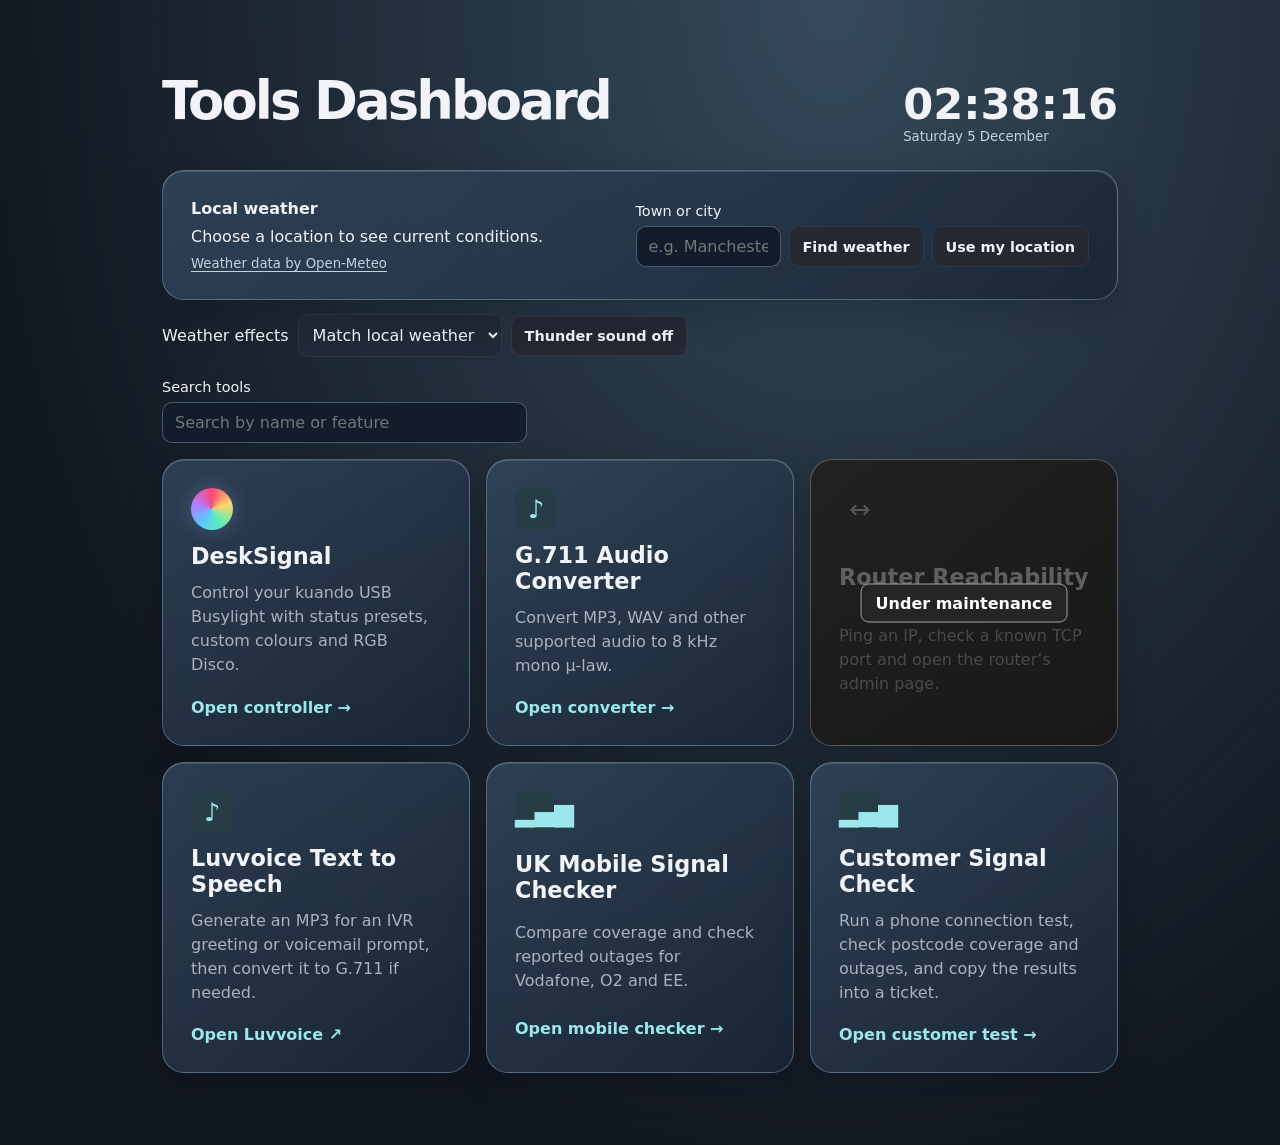
<file: index.html>
<!doctype html>
<html lang="en">
<head>
  <meta charset="utf-8">
  <meta name="viewport" content="width=device-width, initial-scale=1">
  <title>Tools Dashboard</title>
  <link rel="stylesheet" href="./style.css?v=storm-1">
  <script type="module" src="./dashboard.mjs?v=storm-1"></script>
  <style>
    .tool-card--maintenance { position: relative; isolation: isolate; cursor: default; overflow: hidden; }
    .weather-dashboard .tool-card--maintenance { filter: grayscale(1); border-color: #83889370; }
    .weather-dashboard .tool-card--maintenance:hover { border-color: #83889370; }
    .tool-card--maintenance::before {
      content: "";
      position: absolute;
      inset: 0;
      z-index: 1;
      background: #101216a6;
    }
    .tool-maintenance-label {
      position: absolute;
      z-index: 2;
      inset: 50% auto auto 50%;
      transform: translate(-50%, -50%);
      width: max-content;
      max-width: calc(100% - 24px);
      padding: 9px 14px;
      border: 1px solid #9ca3af;
      border-radius: 8px;
      background: #22252b;
      color: #fff;
      font-weight: 650;
      text-align: center;
    }
  </style>
</head>
<body class="weather-dashboard">
  <div id="weather-effect" aria-hidden="true"><span id="weather-bolt"></span></div>
  <main>
    <header class="dashboard-header">
      <h1>Tools Dashboard</h1>
      <div class="dashboard-clock"><time id="clock"></time><p id="clock-date" class="caption"></p></div>
    </header>
    <section class="panel weather-panel" aria-labelledby="weather-title">
      <div class="weather-content">
        <h2 id="weather-title">Local weather</h2>
        <p id="weather-status" class="weather-status" role="status">Choose a location to see current conditions.</p>
        <p class="caption"><a href="https://open-meteo.com/">Weather data by Open-Meteo</a></p>
      </div>
      <form id="weather-form" class="weather-form">
        <label for="weather-town">Town or city</label>
        <div class="weather-actions">
          <input id="weather-town" type="text" placeholder="e.g. Manchester" autocomplete="off" maxlength="80">
          <button id="weather-find" type="submit">Find weather</button>
          <button id="weather-locate" type="button">Use my location</button>
        </div>
      </form>
    </section>
    <div class="weather-controls" aria-label="Weather effects">
      <label for="weather-preview">Weather effects</label>
      <select id="weather-preview">
        <option value="">Match local weather</option>
        <option value="heavy-rain">Heavy rain</option>
        <option value="storm">Thunderstorm</option>
        <option value="blizzard">Blizzard</option>
        <option value="off">Off</option>
      </select>
      <button id="weather-sound" type="button" aria-pressed="false">Thunder sound off</button>
    </div>
    <div class="dashboard-search">
      <label for="tool-search">Search tools</label>
      <input id="tool-search" type="search" placeholder="Search by name or feature">
    </div>
    <p id="search-empty" class="message" role="status" hidden>No matching tools.</p>
    <section class="tool-grid" aria-label="Available tools">
      <a class="panel tool-card" href="./desk-signal.html">
        <span class="tool-light" aria-hidden="true"></span>
        <h2>DeskSignal</h2>
        <p>Control your kuando USB Busylight with status presets, custom colours and RGB Disco.</p>
        <span class="tool-action">Open controller <span aria-hidden="true">→</span></span>
      </a>
      <a class="panel tool-card" href="./audio-converter.html">
        <span class="tool-audio" aria-hidden="true">♪</span>
        <h2>G.711 Audio Converter</h2>
        <p>Convert MP3, WAV and other supported audio to 8 kHz mono μ-law.</p>
        <span class="tool-action">Open converter <span aria-hidden="true">→</span></span>
      </a>
      <article class="panel tool-card tool-card--maintenance">
        <span class="tool-audio" aria-hidden="true">↔</span>
        <h2>Router Reachability</h2>
        <p>Ping an IP, check a known TCP port and open the router’s admin page.</p>
        <span class="tool-maintenance-label">Under maintenance</span>
      </article>
      <a class="panel tool-card" href="https://luvvoice.com/" target="_blank" rel="noopener noreferrer">
        <span class="tool-audio" aria-hidden="true">♪</span>
        <h2>Luvvoice Text to Speech</h2>
        <p>Generate an MP3 for an IVR greeting or voicemail prompt, then convert it to G.711 if needed.</p>
        <span class="tool-action">Open Luvvoice <span aria-hidden="true">↗</span></span>
      </a>
      <a class="panel tool-card" href="./mobile-signal.html">
        <span class="tool-audio" aria-hidden="true">▂▄▆</span>
        <h2>UK Mobile Signal Checker</h2>
        <p>Compare coverage and check reported outages for Vodafone, O2 and EE.</p>
        <span class="tool-action">Open mobile checker <span aria-hidden="true">→</span></span>
      </a>
      <a class="panel tool-card" href="./customer-signal.html">
        <span class="tool-audio" aria-hidden="true">▂▄▆</span>
        <h2>Customer Signal Check</h2>
        <p>Run a phone connection test, check postcode coverage and outages, and copy the results into a ticket.</p>
        <span class="tool-action">Open customer test <span aria-hidden="true">→</span></span>
      </a>
    </section>
  </main>
</body>
</html>
</file>
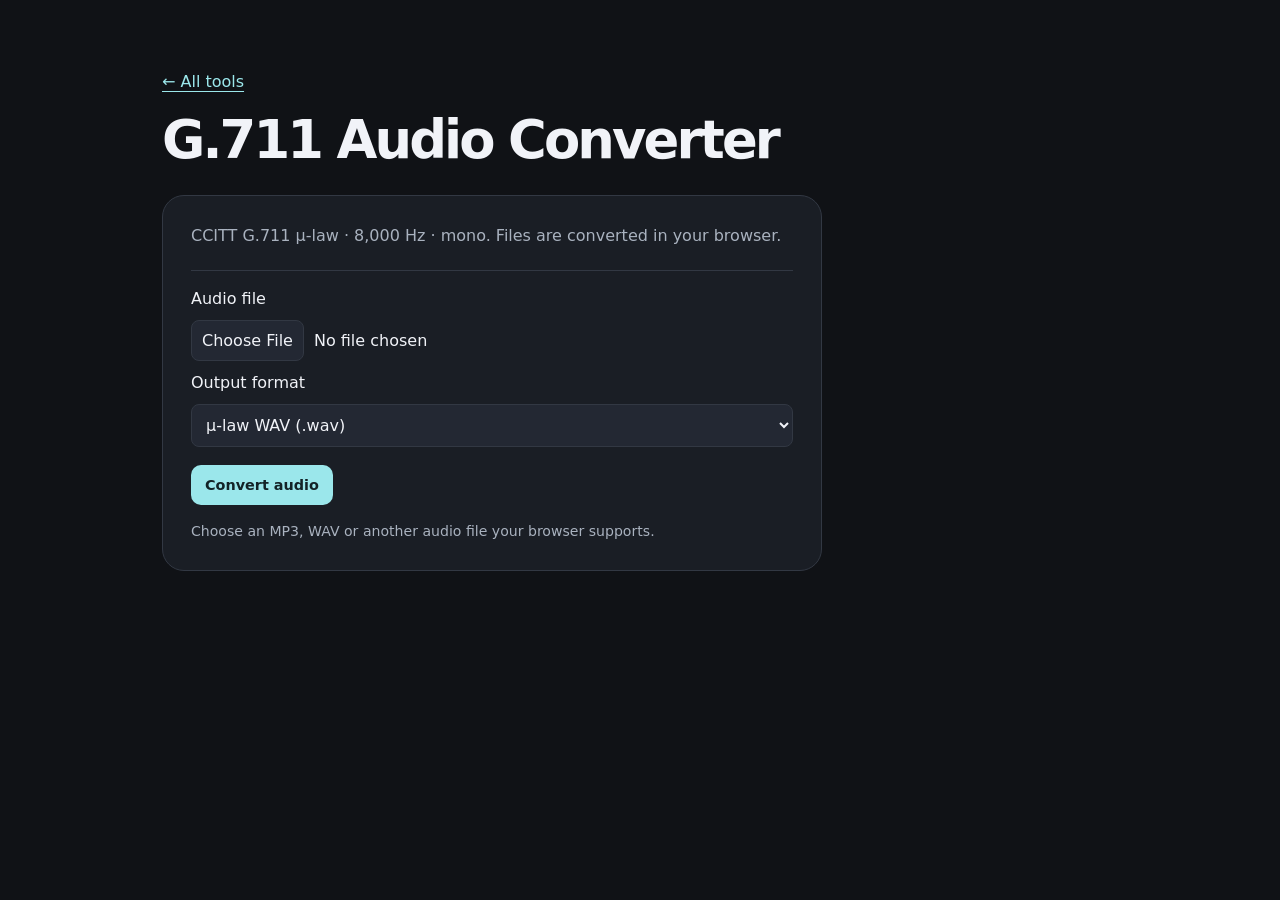
<file: audio-converter.html>
<!doctype html>
<html lang="en">
<head>
  <meta charset="utf-8">
  <meta name="viewport" content="width=device-width, initial-scale=1">
  <title>G.711 Audio Converter</title>
  <link rel="stylesheet" href="./style.css?v=audio-1">
  <script type="module" src="./audio-converter.mjs?v=audio-1"></script>
</head>
<body>
  <main>
    <nav class="tool-nav" aria-label="Tools"><a href="./">← All tools</a></nav>
    <header><h1>G.711 Audio Converter</h1></header>
    <section class="panel audio-panel" aria-label="Audio conversion">
      <p class="audio-summary">CCITT G.711 μ-law · 8,000 Hz · mono. Files are converted in your browser.</p>
      <form id="audio-form" class="audio-form">
        <label for="audio-file">Audio file</label>
        <input type="file" id="audio-file" accept="audio/*,.mp3,.wav,.m4a,.aac,.ogg,.opus,.flac,.aiff,.webm,.mp4" required>
        <label for="audio-format">Output format</label>
        <select id="audio-format">
          <option value="wav">μ-law WAV (.wav)</option>
          <option value="raw">Raw μ-law (.ulaw)</option>
        </select>
        <div class="actions">
          <button type="submit" class="primary" id="convert">Convert audio</button>
          <a id="audio-download" hidden>Download converted audio</a>
        </div>
      </form>
      <p class="message" id="audio-status" role="status">Choose an MP3, WAV or another audio file your browser supports.</p>
    </section>
  </main>
</body>
</html>
</file>
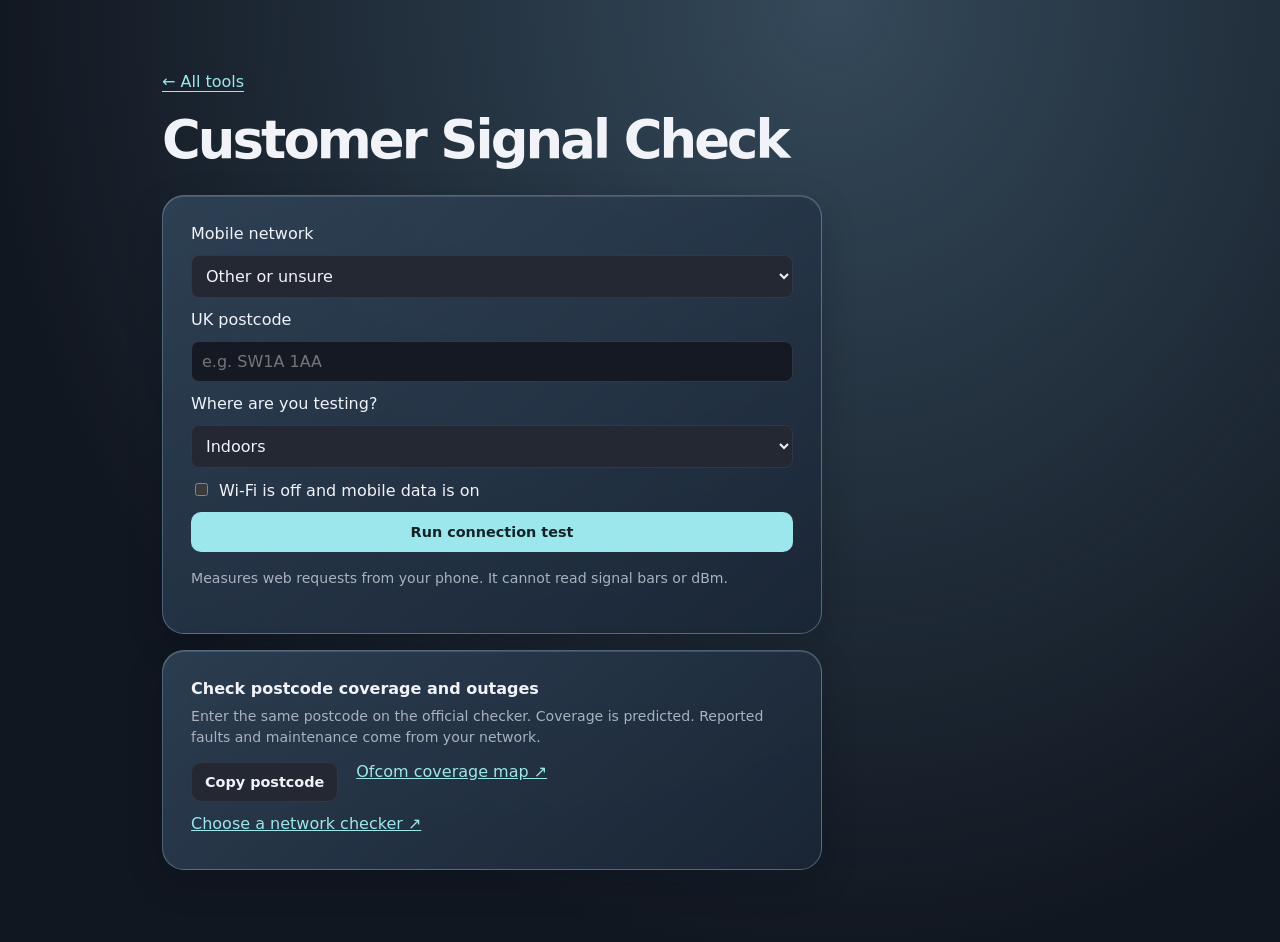
<file: customer-signal.html>
<!doctype html>
<html lang="en">
<head>
  <meta charset="utf-8">
  <meta name="viewport" content="width=device-width, initial-scale=1">
  <title>Customer Signal Check</title>
  <link rel="stylesheet" href="./style.css?v=weather-1">
  <script type="module" src="./customer-signal.mjs?v=signal-1"></script>
  <style>
    .signal-form { margin-top: 0; padding-top: 0; border: 0; }
    .signal-form input:not([type="checkbox"]), #signal-report { padding: 10px; border: 1px solid var(--border); border-radius: 8px; color: inherit; background: #141923; font: inherit; }
    .signal-form input[type="checkbox"] { width: auto; margin-right: 6px; }
    .signal-section { margin-top: 16px; }
    .signal-links { display: flex; flex-wrap: wrap; gap: 12px 18px; margin-top: 14px; }
    .signal-links a { color: var(--accent); }
    #signal-report { display: block; width: 100%; min-height: 220px; margin: 12px 0; resize: vertical; }
    .signal-section .message { margin-top: 8px; }
  </style>
</head>
<body class="weather-dashboard">
  <main>
    <nav class="tool-nav" aria-label="Tools"><a href="./">← All tools</a></nav>
    <header><h1>Customer Signal Check</h1></header>
    <section class="panel audio-panel" aria-label="Connection test">
      <form id="signal-form" class="audio-form signal-form">
        <label for="signal-network">Mobile network</label>
        <select id="signal-network">
          <option value="vodafone">Vodafone</option><option value="o2">O2</option><option value="ee">EE</option>
          <option value="other" selected>Other or unsure</option>
        </select>
        <label for="signal-postcode">UK postcode</label>
        <input id="signal-postcode" autocomplete="postal-code" placeholder="e.g. SW1A 1AA" maxlength="12" required>
        <label for="signal-setting">Where are you testing?</label>
        <select id="signal-setting"><option>Indoors</option><option>Outdoors</option></select>
        <label><input type="checkbox" id="signal-cellular" required> Wi-Fi is off and mobile data is on</label>
        <button type="submit" class="primary" id="signal-run">Run connection test</button>
      </form>
      <p class="message">Measures web requests from your phone. It cannot read signal bars or dBm.</p>
      <p class="message" id="signal-status" role="status"></p>
    </section>
    <section class="panel audio-panel signal-section" aria-labelledby="lookup-title">
      <h2 id="lookup-title">Check postcode coverage and outages</h2>
      <p class="message">Enter the same postcode on the official checker. Coverage is predicted. Reported faults and maintenance come from your network.</p>
      <div class="signal-links">
        <button type="button" id="postcode-copy">Copy postcode</button>
        <a href="https://www.ofcom.org.uk/mobile-coverage-checker" target="_blank" rel="noopener noreferrer">Ofcom coverage map ↗</a>
        <a id="signal-outage" href="./mobile-signal.html" target="_blank" rel="noopener noreferrer">Choose a network checker ↗</a>
      </div>
      <p id="postcode-status" class="message" role="status"></p>
    </section>
    <section id="signal-results" class="panel audio-panel signal-section" hidden>
      <h2><label for="signal-report">Ticket summary</label></h2>
      <p class="message">Copy and share this with your support engineer. The postcode and report stay on this page until you share them.</p>
      <textarea id="signal-report" readonly></textarea>
      <button type="button" id="report-copy">Copy report</button>
      <p class="message" id="report-status" role="status"></p>
    </section>
  </main>
</body>
</html>
</file>
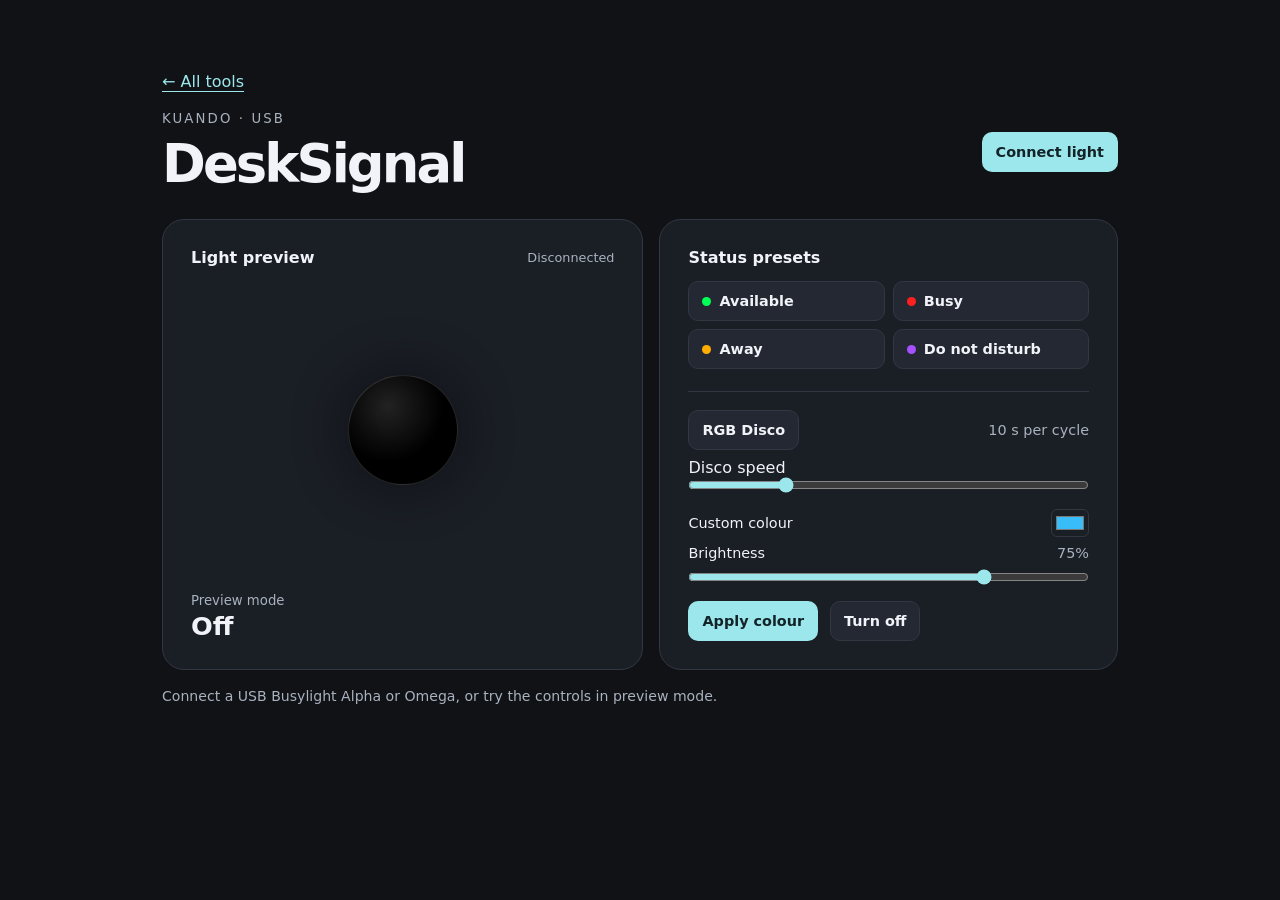
<file: desk-signal.html>
<!doctype html>
<html lang="en">
<head>
  <meta charset="utf-8">
  <meta name="viewport" content="width=device-width, initial-scale=1">
  <title>DeskSignal</title>
  <link rel="stylesheet" href="./style.css?v=dashboard-1">
  <script type="module" src="app.mjs?v=dashboard-1"></script>
</head>
<body>
  <main>
    <nav class="tool-nav" aria-label="Tools"><a href="./">← All tools</a></nav>
    <header>
      <div><p class="brand">KUANDO · USB</p><h1>DeskSignal</h1></div>
      <button id="connect" class="primary">Connect light</button>
    </header>
    <div class="layout">
      <section class="panel monitor" aria-labelledby="preview">
        <div class="monitor-top"><h2 id="preview">Light preview</h2><span id="connection">Disconnected</span></div>
        <div class="lamp-stage" aria-hidden="true"><div id="lamp"></div></div>
        <div><p class="caption" id="device">Preview mode</p><p class="current" id="current">Off</p></div>
      </section>
      <section class="panel controls" aria-labelledby="presets-title">
        <h2 id="presets-title">Status presets</h2>
        <div class="presets" id="presets">
          <button data-color="#00ff55" style="--swatch:#00ff55">Available</button>
          <button data-color="#ff2020" style="--swatch:#ff2020">Busy</button>
          <button data-color="#ffae00" style="--swatch:#ffae00">Away</button>
          <button data-color="#a650ff" style="--swatch:#a650ff">Do not disturb</button>
        </div>
        <form id="custom">
          <div class="field">
            <button type="button" id="disco" aria-pressed="false">RGB Disco</button>
            <output id="disco-rate" for="disco-speed">10 s per cycle</output>
          </div>
          <label for="disco-speed">Disco speed</label>
          <input type="range" id="disco-speed" min="1" max="130" value="31" aria-valuetext="10 seconds per cycle">
          <div class="field"><label for="color">Custom colour</label><input type="color" id="color" value="#38bdf8"></div>
          <div class="field"><label for="brightness">Brightness</label><output id="level" for="brightness">75%</output></div>
          <input type="range" min="1" max="100" value="75" id="brightness">
          <div class="actions"><button type="submit" class="primary">Apply colour</button><button type="button" id="off">Turn off</button></div>
        </form>
      </section>
    </div>
    <p class="message" id="message" role="status">Connect a USB Busylight Alpha or Omega, or try the controls in preview mode.</p>
  </main>
</body>
</html>
</file>
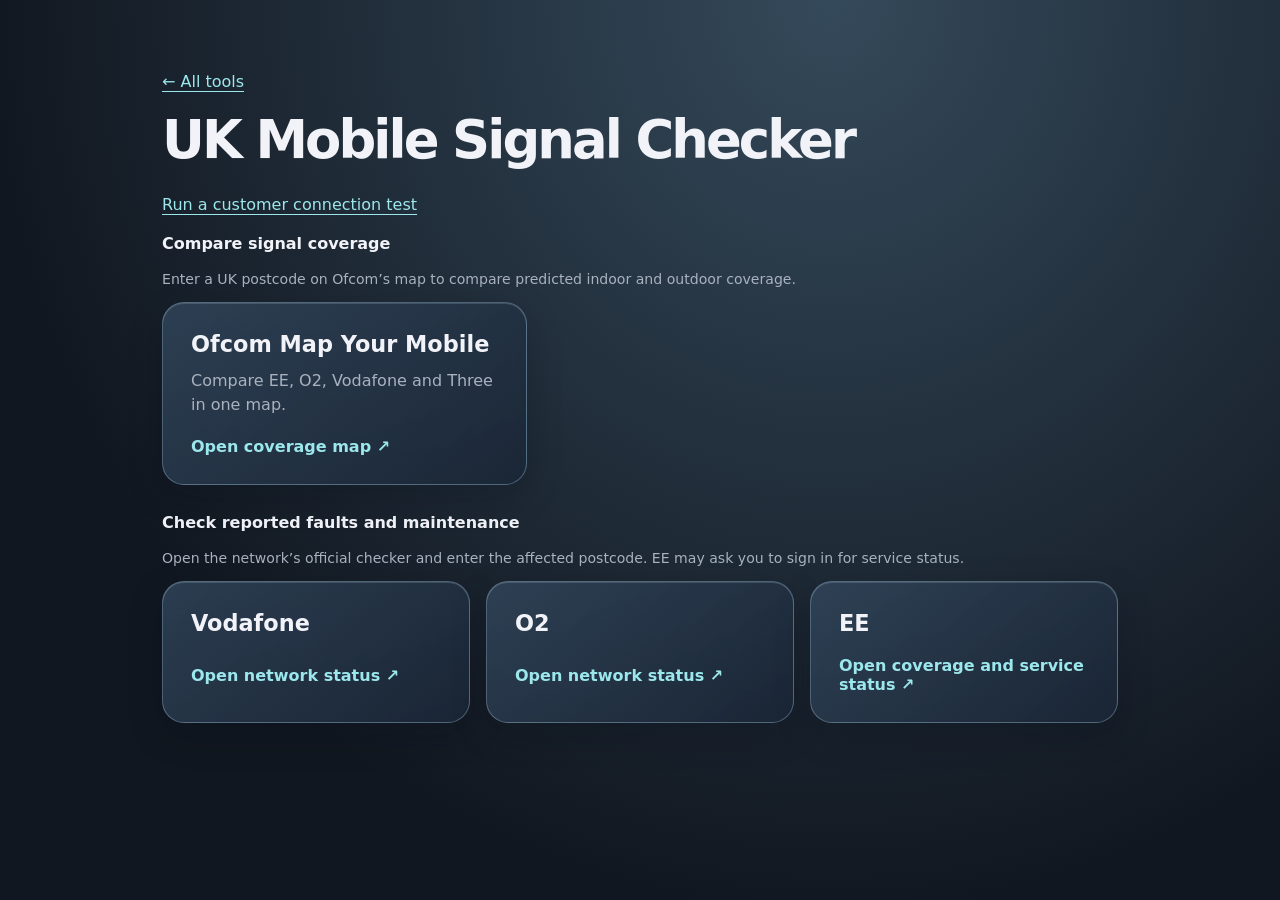
<file: mobile-signal.html>
<!doctype html>
<html lang="en">
<head>
  <meta charset="utf-8">
  <meta name="viewport" content="width=device-width, initial-scale=1">
  <title>UK Mobile Signal Checker</title>
  <link rel="stylesheet" href="./style.css?v=weather-1">
</head>
<body class="weather-dashboard">
  <main>
    <nav class="tool-nav" aria-label="Tools"><a href="./">← All tools</a></nav>
    <header><h1>UK Mobile Signal Checker</h1></header>
    <p class="tool-nav"><a href="./customer-signal.html">Run a customer connection test</a></p>
    <section aria-labelledby="coverage-title">
      <h2 id="coverage-title">Compare signal coverage</h2>
      <p class="message">Enter a UK postcode on Ofcom’s map to compare predicted indoor and outdoor coverage.</p>
      <div class="tool-grid" style="margin-top: 12px">
        <a class="panel tool-card" href="https://www.ofcom.org.uk/mobile-coverage-checker" target="_blank" rel="noopener noreferrer">
          <h2>Ofcom Map Your Mobile</h2>
          <p>Compare EE, O2, Vodafone and Three in one map.</p>
          <span class="tool-action">Open coverage map ↗</span>
        </a>
      </div>
    </section>
    <section aria-labelledby="outages-title" style="margin-top: 28px">
      <h2 id="outages-title">Check reported faults and maintenance</h2>
      <p class="message">Open the network’s official checker and enter the affected postcode. EE may ask you to sign in for service status.</p>
      <div class="tool-grid" style="margin-top: 12px">
        <a class="panel tool-card" href="https://www.vodafone.co.uk/network/status-checker/" target="_blank" rel="noopener noreferrer"><h2>Vodafone</h2><span class="tool-action">Open network status ↗</span></a>
        <a class="panel tool-card" href="https://status.o2.co.uk/" target="_blank" rel="noopener noreferrer"><h2>O2</h2><span class="tool-action">Open network status ↗</span></a>
        <a class="panel tool-card" href="https://ee.co.uk/help/mobile-coverage-checker" target="_blank" rel="noopener noreferrer"><h2>EE</h2><span class="tool-action">Open coverage and service status ↗</span></a>
      </div>
    </section>
  </main>
</body>
</html>
</file>
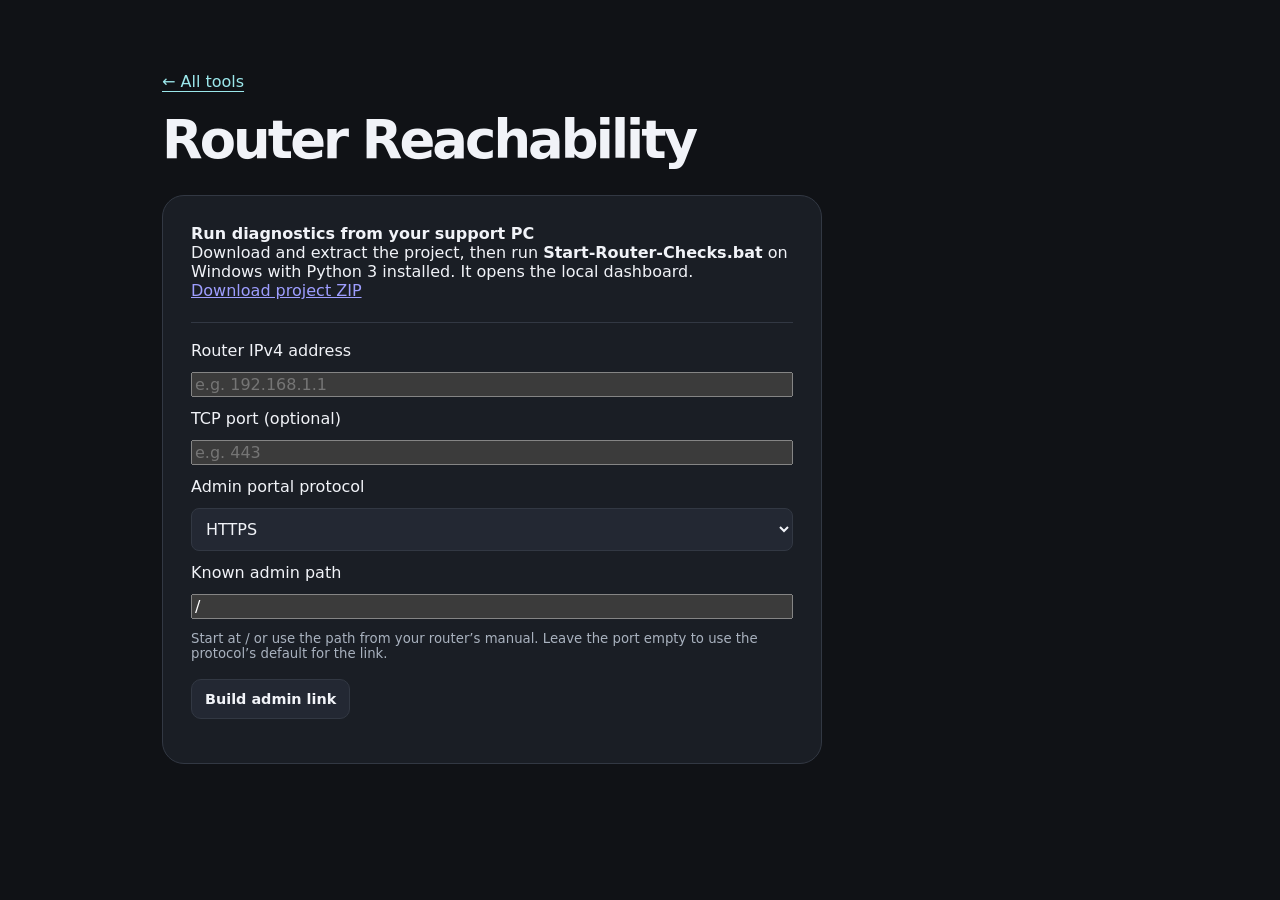
<file: router.html>
<!doctype html>
<html lang="en">
<head>
  <meta charset="utf-8">
  <meta name="viewport" content="width=device-width, initial-scale=1">
  <title>Router Reachability</title>
  <link rel="stylesheet" href="./style.css?v=weather-1">
  <script type="module" src="./router.mjs?v=router-1"></script>
</head>
<body>
  <main>
    <nav class="tool-nav" aria-label="Tools"><a href="https://domgibson.github.io/DeskSignal/">← All tools</a></nav>
    <header><h1>Router Reachability</h1></header>
    <section class="panel audio-panel">
      <div id="router-setup">
        <h2>Run diagnostics from your support PC</h2>
        <p>Download and extract the project, then run <strong>Start-Router-Checks.bat</strong> on Windows with Python 3 installed. It opens the local dashboard.</p>
        <p><a href="https://github.com/DomGibson/DeskSignal/archive/refs/heads/main.zip">Download project ZIP</a></p>
      </div>
      <p class="audio-summary" id="router-local" hidden>Checks run from this PC. To test WAN reachability, run them from outside the router’s network.</p>
      <form id="router-form" class="audio-form">
        <label for="router-ip">Router IPv4 address</label>
        <input id="router-ip" placeholder="e.g. 192.168.1.1" autocomplete="off" inputmode="decimal" required>
        <label for="router-port">TCP port (optional)</label>
        <input id="router-port" type="number" min="1" max="65535" step="1" placeholder="e.g. 443">
        <label for="router-scheme">Admin portal protocol</label>
        <select id="router-scheme"><option value="https">HTTPS</option><option value="http">HTTP</option></select>
        <label for="router-path">Known admin path</label>
        <input id="router-path" value="/" maxlength="512" autocomplete="off" aria-describedby="router-path-help">
        <p id="router-path-help" class="caption">Start at / or use the path from your router’s manual. Leave the port empty to use the protocol’s default for the link.</p>
        <div class="actions">
          <button type="submit" class="primary" id="router-run" hidden>Run checks</button>
          <button type="button" id="router-build">Build admin link</button>
        </div>
        <a id="router-link" target="_blank" rel="noopener noreferrer" hidden></a>
      </form>
      <p class="message" id="router-status" role="status"></p>
      <dl id="router-results" hidden>
        <dt>ICMP ping</dt><dd id="ping-result"></dd>
        <dt>TCP port</dt><dd id="tcp-result"></dd>
      </dl>
    </section>
  </main>
</body>
</html>
</file>
<file: style.css>
:root {
  color-scheme: dark;
  font-family: system-ui, sans-serif;
  background: #101216;
  color: #f1f3f8;
  --muted: #a9b2bf;
  --border: #323843;
  --accent: #9be7eb;
}
* { box-sizing: border-box; }
body { margin: 0; }
main { max-width: 1000px; margin: auto; padding: clamp(24px, 6vw, 72px) 22px; }
header, .monitor-top, .field, .actions { display: flex; align-items: center; justify-content: space-between; gap: 12px; }
header { margin-bottom: 26px; flex-wrap: wrap; }
h1, h2, p { margin: 0; }
h1 { font-size: clamp(2rem, 5vw, 3.3rem); letter-spacing: -.055em; line-height: 1.1; }
h2 { font-size: 1rem; font-weight: 650; }
.brand, .caption { color: var(--muted); font-size: .83rem; }
.brand { letter-spacing: .16em; margin-bottom: 9px; }
.layout { display: grid; grid-template-columns: 1.05fr 1fr; gap: 16px; }
.panel { background: #1a1e25; border: 1px solid var(--border); border-radius: 22px; padding: clamp(18px, 4vw, 28px); }
.monitor { display: flex; flex-direction: column; justify-content: space-between; min-height: 340px; }
#connection { font-size: .8rem; color: var(--muted); }
#connection.connected { color: var(--accent); }
.current { font-size: 1.6rem; font-weight: 650; margin-top: 3px; }
.lamp-stage { display: grid; place-items: center; padding: 46px 0; }
#lamp {
  --light: #000000;
  width: 110px;
  aspect-ratio: 1;
  border-radius: 50%;
  border: 1px solid #ffffff24;
  background: radial-gradient(circle at 36% 28%, #ffffff22, transparent 55%), var(--light);
  box-shadow: 0 0 55px color-mix(in srgb, var(--light), transparent 55%), inset 0 -14px 24px #0005;
}
.controls h2 { margin-bottom: 14px; }
.presets { display: grid; grid-template-columns: repeat(2, minmax(0, 1fr)); gap: 8px; }
button { border: 1px solid var(--border); border-radius: 10px; padding: 11px 13px; color: inherit; background: #232833; font: inherit; font-size: .9rem; font-weight: 600; cursor: pointer; }
button:hover { filter: brightness(1.15); }
button:focus-visible, input:focus-visible { outline: 2px solid var(--accent); outline-offset: 3px; }
button:disabled { opacity: .55; cursor: default; }
.primary { background: var(--accent); color: #132327; border-color: transparent; }
.presets button { display: flex; align-items: center; text-align: left; gap: 8px; }
.presets button::before { content: ""; width: 9px; height: 9px; border-radius: 50%; background: var(--swatch); flex: none; }
.presets button[aria-pressed="true"] { border-color: var(--swatch); }
form { margin-top: 22px; padding-top: 18px; border-top: 1px solid var(--border); }
.field { margin-bottom: 8px; font-size: .9rem; }
input[type="color"] { width: 38px; height: 28px; padding: 2px; background: transparent; border: 1px solid var(--border); border-radius: 6px; cursor: pointer; }
input[type="range"] { width: 100%; margin: 0 0 16px; accent-color: var(--accent); }
output, .message { color: var(--muted); }
.actions { justify-content: flex-start; flex-wrap: wrap; }
.message { margin-top: 16px; font-size: .88rem; line-height: 1.5; }
@media (max-width: 680px) { .layout { grid-template-columns: 1fr; } .monitor { min-height: 275px; } }

.tool-grid { display: grid; grid-template-columns: repeat(auto-fit, minmax(min(100%, 290px), 1fr)); gap: 16px; }
.tool-card { display: grid; max-width: 365px; gap: 12px; color: inherit; text-decoration: none; }
.tool-card:hover, .tool-card:focus-visible { border-color: var(--accent); }
.tool-card h2 { font-size: 1.4rem; }
.tool-card p { color: var(--muted); line-height: 1.5; }
.tool-light {
  width: 42px;
  aspect-ratio: 1;
  border-radius: 50%;
  background: conic-gradient(#ff4775, #ffd36a, #62efb2, #59c8ff, #b37bff, #ff4775);
  box-shadow: 0 0 20px #a4c6ff40;
}
.tool-action { margin-top: 8px; color: var(--accent); font-weight: 650; }
.tool-nav { margin-bottom: 20px; }
.tool-nav a { color: var(--accent); text-underline-offset: 4px; }

.tool-audio { display: grid; place-items: center; width: 42px; aspect-ratio: 1; border-radius: 12px; background: #263d45; color: var(--accent); font-size: 1.6rem; }
.audio-panel { max-width: 660px; }
.audio-summary { color: var(--muted); line-height: 1.5; }
.audio-form { display: grid; gap: 12px; }
.audio-form input, .audio-form select { width: 100%; font: inherit; }
.audio-form input::file-selector-button, .audio-form select { background: #232833; color: inherit; padding: 10px; border: 1px solid var(--border); border-radius: 8px; font: inherit; }
.audio-form input::file-selector-button { margin-right: 10px; }
.audio-form .actions { margin-top: 6px; }
.audio-form a { color: var(--accent); }

[hidden] { display: none !important; }
.weather-dashboard {
  min-height: 100vh;
  --sky: #456176;
  background: radial-gradient(ellipse at 65% 0%, color-mix(in srgb, var(--sky), transparent 32%), transparent 72%), #111720;
}
.weather-dashboard[data-weather="clear"] { --sky: #987346; }
.weather-dashboard[data-weather="cloud"] { --sky: #566178; }
.weather-dashboard[data-weather="rain"] { --sky: #365271; }
.weather-dashboard[data-weather="snow"] { --sky: #607c99; }
.weather-dashboard[data-weather="night"] { --sky: #252a5c; }
.weather-dashboard main { position: relative; }
.weather-dashboard .panel {
  border-color: #a5c9e45c;
  background: linear-gradient(140deg, #34495fc4, #1a2636e8);
  box-shadow: inset 0 1px 0 #e6f3ff26, 0 12px 36px #060a1233;
  backdrop-filter: blur(16px);
}
.weather-dashboard .tool-card:hover, .weather-dashboard .tool-card:focus-visible { border-color: var(--accent); }
.dashboard-header { align-items: baseline; }
.dashboard-clock time { font-size: clamp(1.8rem, 5vw, 2.7rem); font-variant-numeric: tabular-nums; font-weight: 650; }
.dashboard-clock .caption, .weather-content .caption { color: #c5d1df; }
.weather-content a { color: inherit; text-underline-offset: 3px; }
.weather-panel { display: grid; grid-template-columns: 1fr auto; align-items: center; gap: 16px; }
.weather-status { margin: 8px 0; line-height: 1.4; }
.weather-form { margin: 0; padding: 0; border: 0; }
.weather-form label, .dashboard-search label { display: block; margin-bottom: 7px; font-size: .9rem; }
.weather-actions { display: flex; flex-wrap: wrap; gap: 8px; }
.weather-actions input, .dashboard-search input {
  background: #121c2b; color: inherit; border: 1px solid #a5c9e45c; border-radius: 10px; padding: 10px 12px; font: inherit;
}
.weather-actions input { flex: 1 1 140px; width: 145px; min-width: 0; }
.dashboard-search { margin: 22px 0 16px; }
.dashboard-search input { width: min(100%, 365px); }
#weather-effect { position: fixed; inset: 0; overflow: hidden; pointer-events: none; }
.weather-particle { display: none; position: absolute; left: var(--x); top: -25px; }
[data-weather="rain"] .weather-particle {
  display: block; width: 1px; height: 22px; background: #a1cef992;
  animation: weather-fall calc(var(--fall) * .3) linear var(--delay) infinite;
}
[data-weather="snow"] .weather-particle {
  display: block; width: var(--size); aspect-ratio: 1; border-radius: 50%; background: #eef8ffcc;
  animation: weather-fall var(--fall) linear var(--delay) infinite;
}
@keyframes weather-fall { to { transform: translate(8vw, calc(100vh + 30px)); } }
@media (max-width: 740px) { .weather-panel { grid-template-columns: 1fr; } }
@media (prefers-reduced-motion: reduce) { #weather-effect { display: none; } }

.weather-controls { display: flex; flex-wrap: wrap; align-items: center; gap: 9px; margin-top: 14px; }
.weather-controls select {
  padding: 10px; border: 1px solid var(--border); border-radius: 10px;
  background: #202937; color: inherit; font: inherit;
}
.weather-dashboard[data-weather="heavy-rain"] { --sky: #324f78; }
.weather-dashboard[data-weather="storm"] { --sky: #373a72; }
.weather-dashboard[data-weather="blizzard"] { --sky: #7296b1; }
.weather-dashboard:is([data-weather="snow"], [data-weather="blizzard"]) .panel {
  border-color: #d0eaff99;
  background: linear-gradient(145deg, #aecce464, #20324ae8 64%);
  box-shadow: inset 0 1px 1px #f2faff70, 0 12px 36px #060a1233;
}
[data-weather="rain"] .weather-particle:nth-of-type(n+40),
[data-weather="snow"] .weather-particle:nth-of-type(n+49) { display: none; }
[data-weather="snow"] .weather-particle {
  animation-name: weather-snowfall;
  box-shadow: 0 0 6px #dfedffc0;
}
:is([data-weather="heavy-rain"], [data-weather="storm"]) .weather-particle {
  display: block;
  width: 2px; height: 48px; border-radius: 50%;
  background: linear-gradient(transparent, #b4dcffa8);
  animation: weather-downpour calc(var(--fall) * .17) linear var(--delay) infinite;
}
[data-weather="blizzard"] .weather-particle {
  display: block;
  width: calc(var(--size) * 1.25); aspect-ratio: 1; border-radius: 50%;
  background: #effaffdb; box-shadow: 0 0 8px #e0f3ffb0;
  animation: weather-snowfall calc(var(--fall) * .55) linear var(--delay) infinite;
}
.weather-splash { display: none; }
:is([data-weather="heavy-rain"], [data-weather="storm"]) .weather-splash {
  display: block; position: absolute; bottom: 3vh; left: var(--x);
  width: 24px; height: 7px; border-radius: 50%; border: 1px solid #afd7ff;
  animation: weather-splash var(--fall) ease-out var(--delay) infinite;
}
#weather-bolt { display: none; }
[data-weather="storm"] #weather-bolt {
  display: block; position: absolute; top: 0; right: 15%; width: min(16vw, 135px); height: min(34vh, 280px);
  opacity: 0; background: #dae9ff;
  clip-path: polygon(54% 0, 75% 0, 48% 38%, 65% 38%, 23% 100%, 41% 51%, 22% 51%);
  animation: weather-lightning 10s linear infinite;
}
@keyframes weather-lightning {
  0% { opacity: .72; }
  2% { opacity: .24; }
  5%, 100% { opacity: 0; }
}
@keyframes weather-downpour { to { transform: translate(22vw, calc(100vh + 75px)) rotate(-12deg); } }
@keyframes weather-snowfall {
  30% { transform: translate(9vw, 32vh); }
  65% { transform: translate(4vw, 68vh); }
  100% { transform: translate(17vw, calc(100vh + 30px)); }
}
@keyframes weather-splash {
  0% { opacity: .75; transform: scale(.15); }
  35%, 100% { opacity: 0; transform: scale(2.2); }
}
</file>
